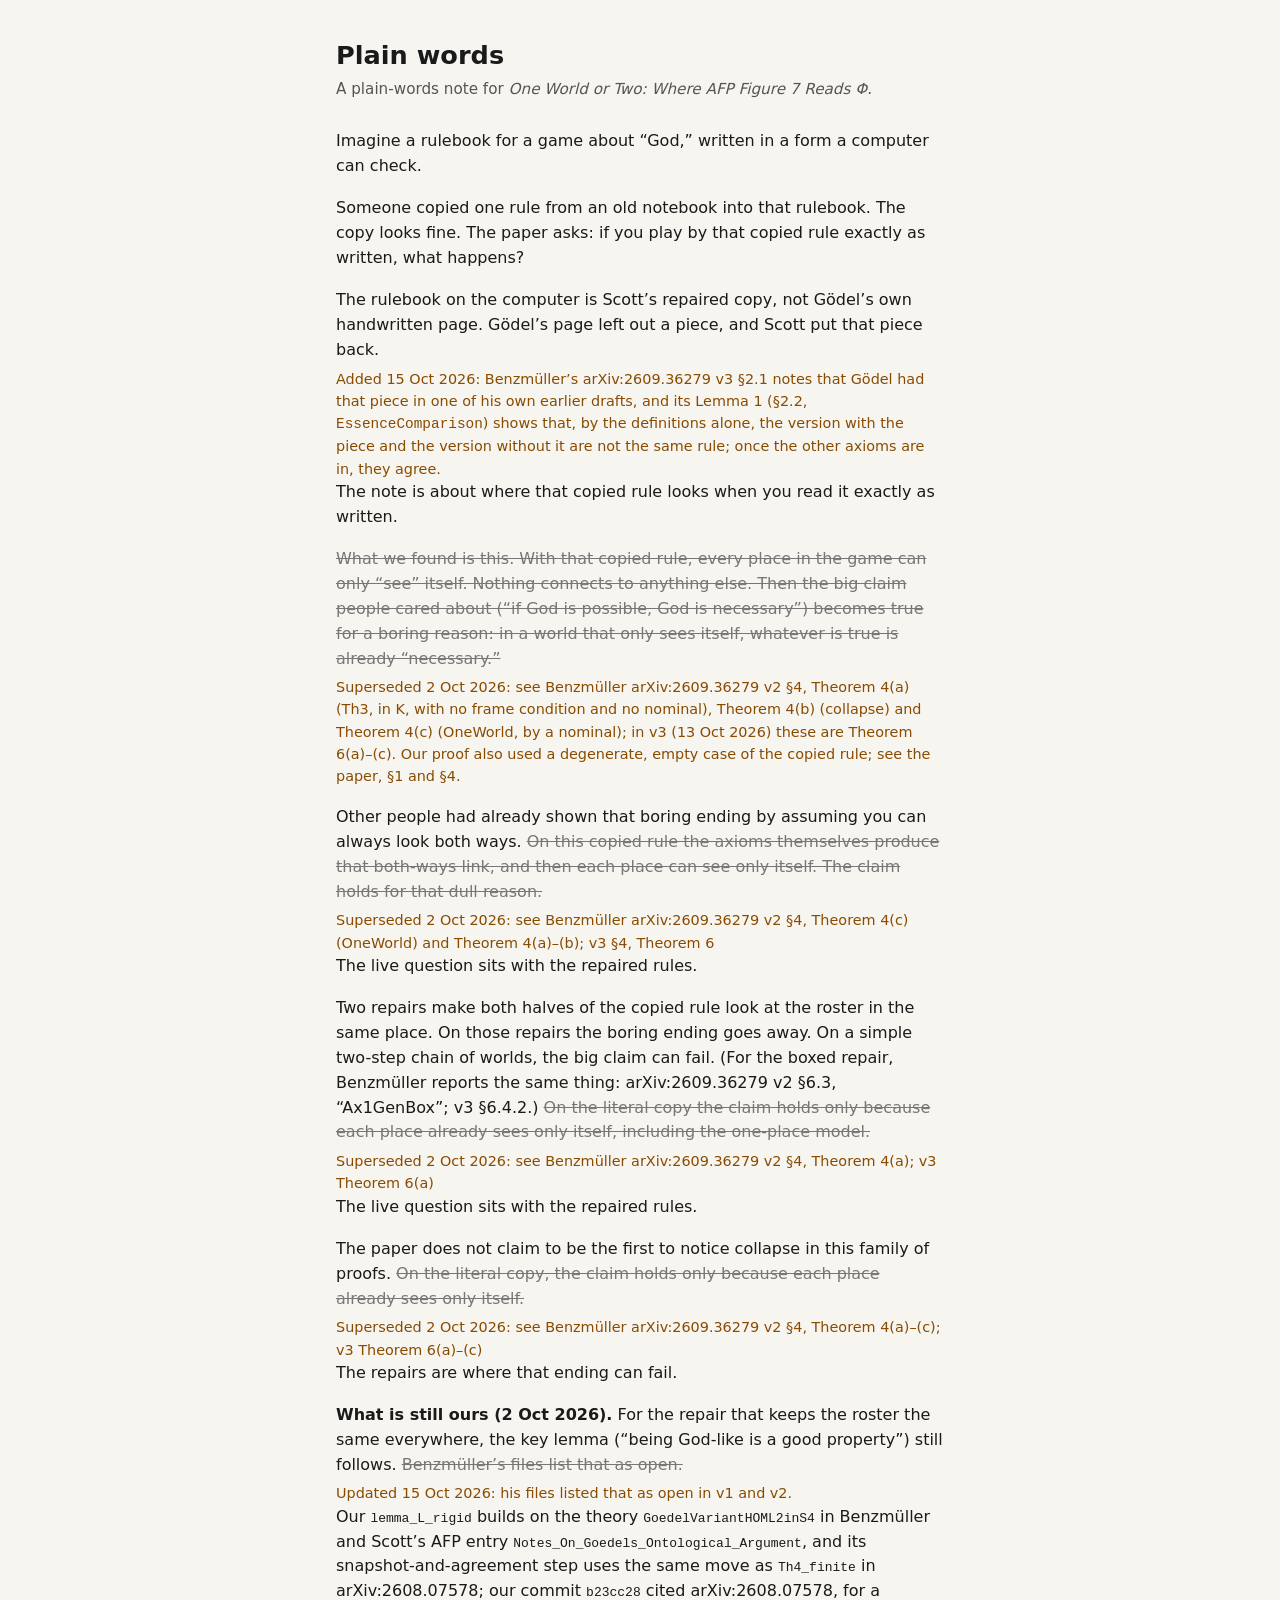
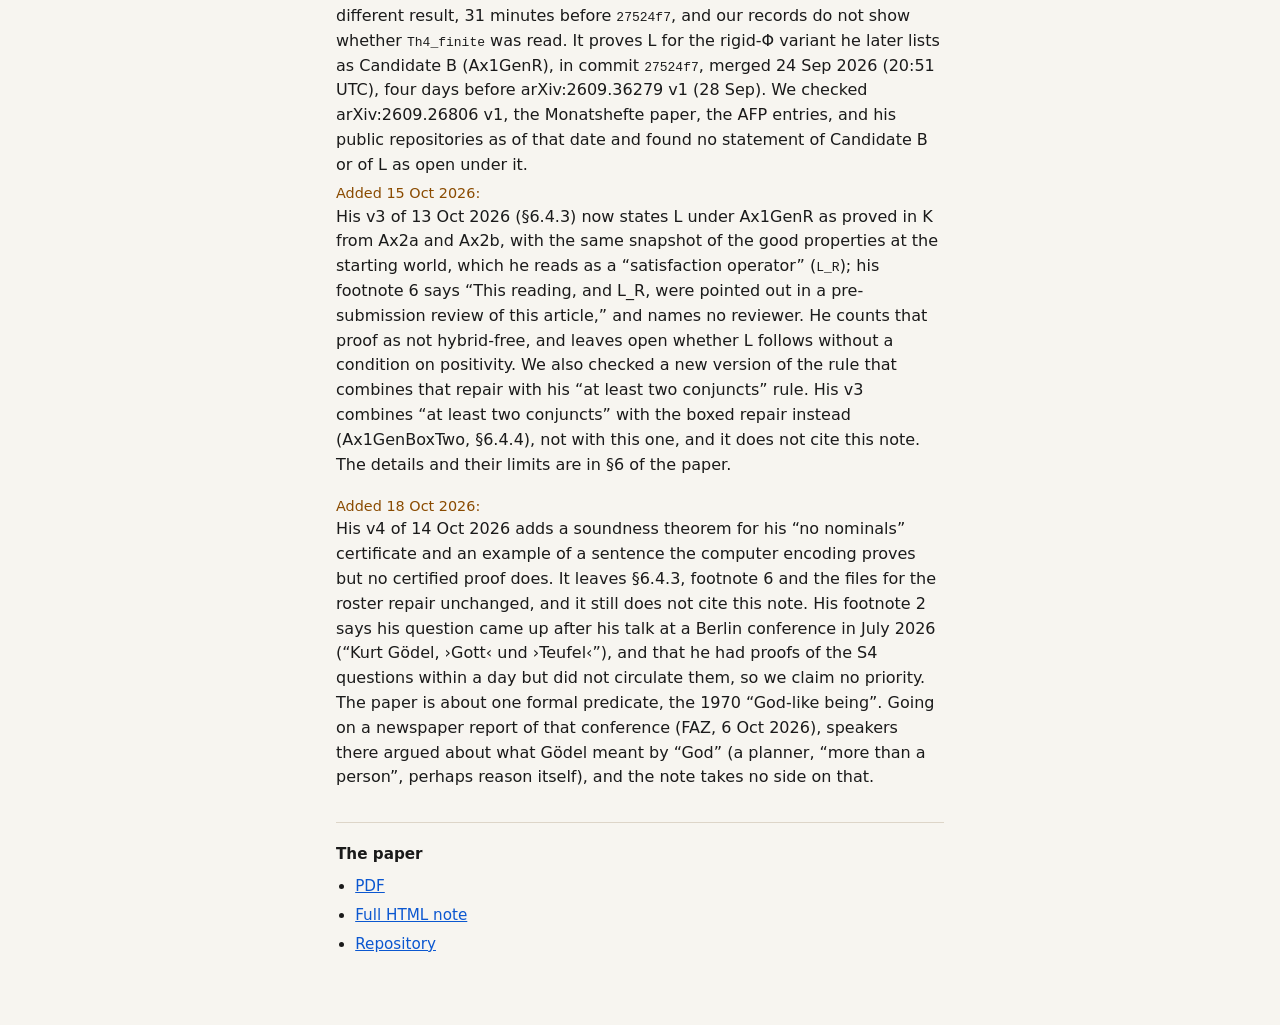
<file: docs/eli5.html>
<!DOCTYPE html>
<html lang="en">
<head>
  <meta charset="utf-8">
  <meta name="viewport" content="width=device-width, initial-scale=1">
  <title>Plain words: where AFP Figure 7 reads Φ</title>
  <style>
    :root { color-scheme: light dark; }
    body {
      margin: 0;
      font-family: system-ui, -apple-system, Segoe UI, Roboto, Helvetica, Arial, sans-serif;
      line-height: 1.55;
      background: #f7f5f0;
      color: #1a1a1a;
    }
    main {
      max-width: 38rem;
      margin: 0 auto;
      padding: 2.5rem 1.25rem 4rem;
    }
    h1 {
      font-size: 1.6rem;
      font-weight: 650;
      line-height: 1.25;
      margin: 0 0 0.35rem;
    }
    .sub {
      color: #555;
      font-size: 0.95rem;
      margin: 0 0 1.75rem;
    }
    p { margin: 0 0 1.1rem; }
    a { color: #0b57d0; }
    .links {
      margin-top: 2rem;
      padding-top: 1.25rem;
      border-top: 1px solid #ddd5c8;
      font-size: 0.95rem;
    }
    .links ul { padding-left: 1.2rem; margin: 0.5rem 0 0; }
    .links li { margin: 0.35rem 0; }
    .sup { display: block; font-size: 0.9rem; color: #8a4b00; margin-top: 0.3rem; }
    del { color: #777; }
    @media (prefers-color-scheme: dark) {
      body { background: #141414; color: #eee; }
      .sub { color: #aaa; }
      a { color: #8ab4f8; }
      .links { border-top-color: #333; }
      .sup { color: #f6b26b; }
    }
  </style>
</head>
<body>
  <main>
    <h1>Plain words</h1>
    <p class="sub">A plain-words note for
      <cite>One World or Two: Where AFP Figure 7 Reads Φ</cite>.
    </p>

    <p>Imagine a rulebook for a game about “God,” written in a form a computer can check.</p>

    <p>Someone copied one rule from an old notebook into that rulebook. The copy looks fine. The paper asks: if you play by that copied rule exactly as written, what happens?</p>

    <p>The rulebook on the computer is Scott’s repaired copy, not Gödel’s own handwritten page. Gödel’s page left out a piece, and Scott put that piece back. <span class="sup">Added 15 Oct 2026: Benzmüller’s arXiv:2609.36279 v3 §2.1 notes that Gödel had that piece in one of his own earlier drafts, and its Lemma 1 (§2.2, <code>EssenceComparison</code>) shows that, by the definitions alone, the version with the piece and the version without it are not the same rule; once the other axioms are in, they agree.</span> The note is about where that copied rule looks when you read it exactly as written.</p>

    <p><del>What we found is this. With that copied rule, every place in the game can only “see” itself. Nothing connects to anything else. Then the big claim people cared about (“if God is possible, God is necessary”) becomes true for a boring reason: in a world that only sees itself, whatever is true is already “necessary.”</del> <span class="sup">Superseded 2 Oct 2026: see Benzmüller arXiv:2609.36279 v2 §4, Theorem 4(a) (Th3, in K, with no frame condition and no nominal), Theorem 4(b) (collapse) and Theorem 4(c) (OneWorld, by a nominal); in v3 (13 Oct 2026) these are Theorem 6(a)–(c). Our proof also used a degenerate, empty case of the copied rule; see the paper, §1 and §4.</span></p>

    <p>Other people had already shown that boring ending by assuming you can always look both ways. <del>On this copied rule the axioms themselves produce that both-ways link, and then each place can see only itself. The claim holds for that dull reason.</del> <span class="sup">Superseded 2 Oct 2026: see Benzmüller arXiv:2609.36279 v2 §4, Theorem 4(c) (OneWorld) and Theorem 4(a)–(b); v3 §4, Theorem 6</span> The live question sits with the repaired rules.</p>

    <p>Two repairs make both halves of the copied rule look at the roster in the same place. On those repairs the boring ending goes away. On a simple two-step chain of worlds, the big claim can fail. (For the boxed repair, Benzmüller reports the same thing: arXiv:2609.36279 v2 §6.3, “Ax1GenBox”; v3 §6.4.2.) <del>On the literal copy the claim holds only because each place already sees only itself, including the one-place model.</del> <span class="sup">Superseded 2 Oct 2026: see Benzmüller arXiv:2609.36279 v2 §4, Theorem 4(a); v3 Theorem 6(a)</span> The live question sits with the repaired rules.</p>

    <p>The paper does not claim to be the first to notice collapse in this family of proofs. <del>On the literal copy, the claim holds only because each place already sees only itself.</del> <span class="sup">Superseded 2 Oct 2026: see Benzmüller arXiv:2609.36279 v2 §4, Theorem 4(a)–(c); v3 Theorem 6(a)–(c)</span> The repairs are where that ending can fail.</p>

    <p><strong>What is still ours (2 Oct 2026).</strong> For the repair that keeps the roster the same everywhere, the key lemma (“being God-like is a good property”) still follows. <del>Benzmüller’s files list that as open.</del> <span class="sup">Updated 15 Oct 2026: his files listed that as open in v1 and v2.</span> Our <code>lemma_L_rigid</code> builds on the theory <code>GoedelVariantHOML2inS4</code> in Benzmüller and Scott’s AFP entry <code>Notes_On_Goedels_Ontological_Argument</code>, and its snapshot-and-agreement step uses the same move as <code>Th4_finite</code> in arXiv:2608.07578; our commit <code>b23cc28</code> cited arXiv:2608.07578, for a different result, 31 minutes before <code>27524f7</code>, and our records do not show whether <code>Th4_finite</code> was read. It proves L for the rigid-Φ variant he later lists as Candidate B (Ax1GenR), in commit <code>27524f7</code>, merged 24 Sep 2026 (20:51 UTC), four days before arXiv:2609.36279 v1 (28 Sep). We checked arXiv:2609.26806 v1, the Monatshefte paper, the AFP entries, and his public repositories as of that date and found no statement of Candidate B or of L as open under it. <span class="sup">Added 15 Oct 2026:</span> His v3 of 13 Oct 2026 (§6.4.3) now states L under Ax1GenR as proved in K from Ax2a and Ax2b, with the same snapshot of the good properties at the starting world, which he reads as a “satisfaction operator” (<code>L_R</code>); his footnote 6 says “This reading, and L_R, were pointed out in a pre-submission review of this article,” and names no reviewer. He counts that proof as not hybrid-free, and leaves open whether L follows without a condition on positivity. We also checked a new version of the rule that combines that repair with his “at least two conjuncts” rule. His v3 combines “at least two conjuncts” with the boxed repair instead (Ax1GenBoxTwo, §6.4.4), not with this one, and it does not cite this note. The details and their limits are in §6 of the paper.</p>
    <p><span class="sup">Added 18 Oct 2026:</span> His v4 of 14 Oct 2026 adds a soundness theorem for his “no nominals” certificate and an example of a sentence the computer encoding proves but no certified proof does. It leaves §6.4.3, footnote 6 and the files for the roster repair unchanged, and it still does not cite this note. His footnote 2 says his question came up after his talk at a Berlin conference in July 2026 (“Kurt Gödel, ›Gott‹ und ›Teufel‹”), and that he had proofs of the S4 questions within a day but did not circulate them, so we claim no priority. The paper is about one formal predicate, the 1970 “God-like being”. Going on a newspaper report of that conference (FAZ, 6 Oct 2026), speakers there argued about what Gödel meant by “God” (a planner, “more than a person”, perhaps reason itself), and the note takes no side on that.</p>

    <div class="links">
      <strong>The paper</strong>
      <ul>
        <li><a href="https://cdn.jsdelivr.net/gh/drewarrowood/godel-ontological@master/docs/main.pdf">PDF</a></li>
        <li><a href="https://htmlpreview.github.io/?https://raw.githubusercontent.com/drewarrowood/godel-ontological/master/docs/index.html">Full HTML note</a></li>
        <li><a href="https://github.com/drewarrowood/godel-ontological">Repository</a></li>
      </ul>
    </div>
  </main>
</body>
</html>
</file>
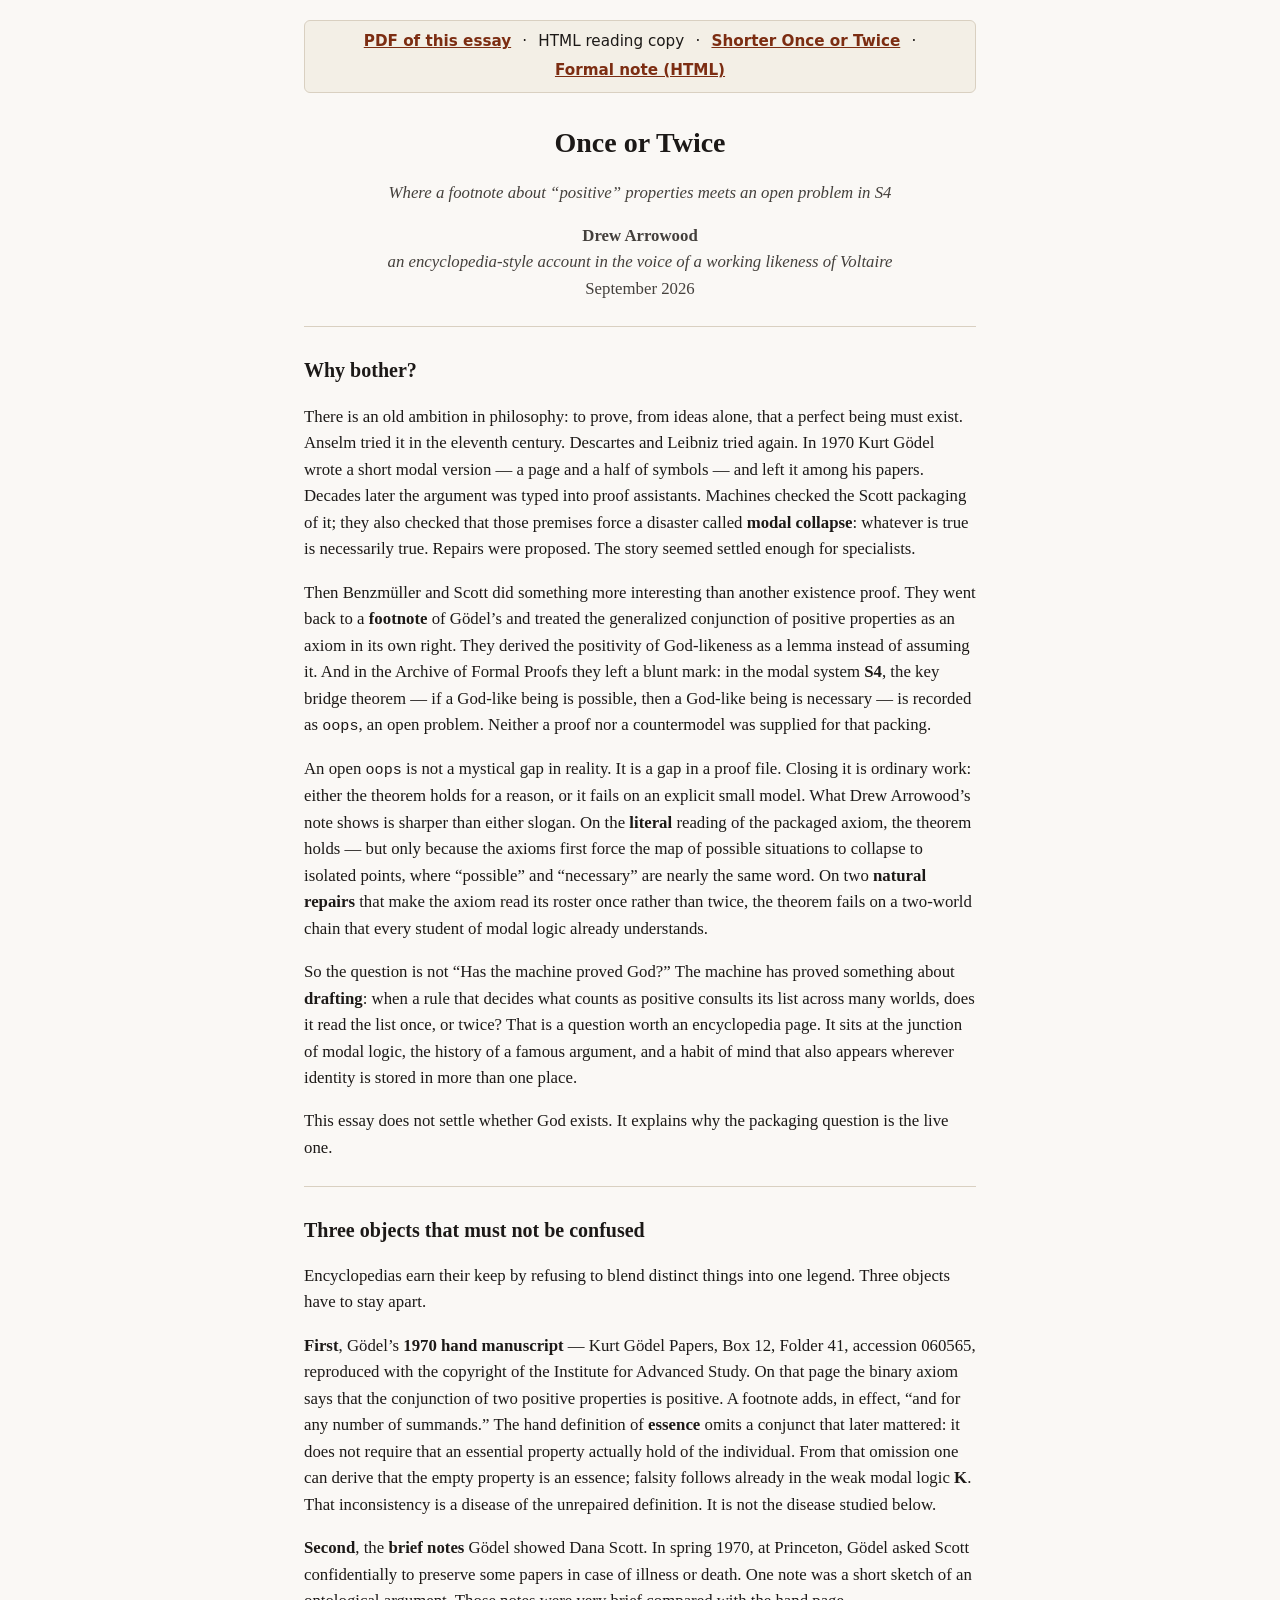
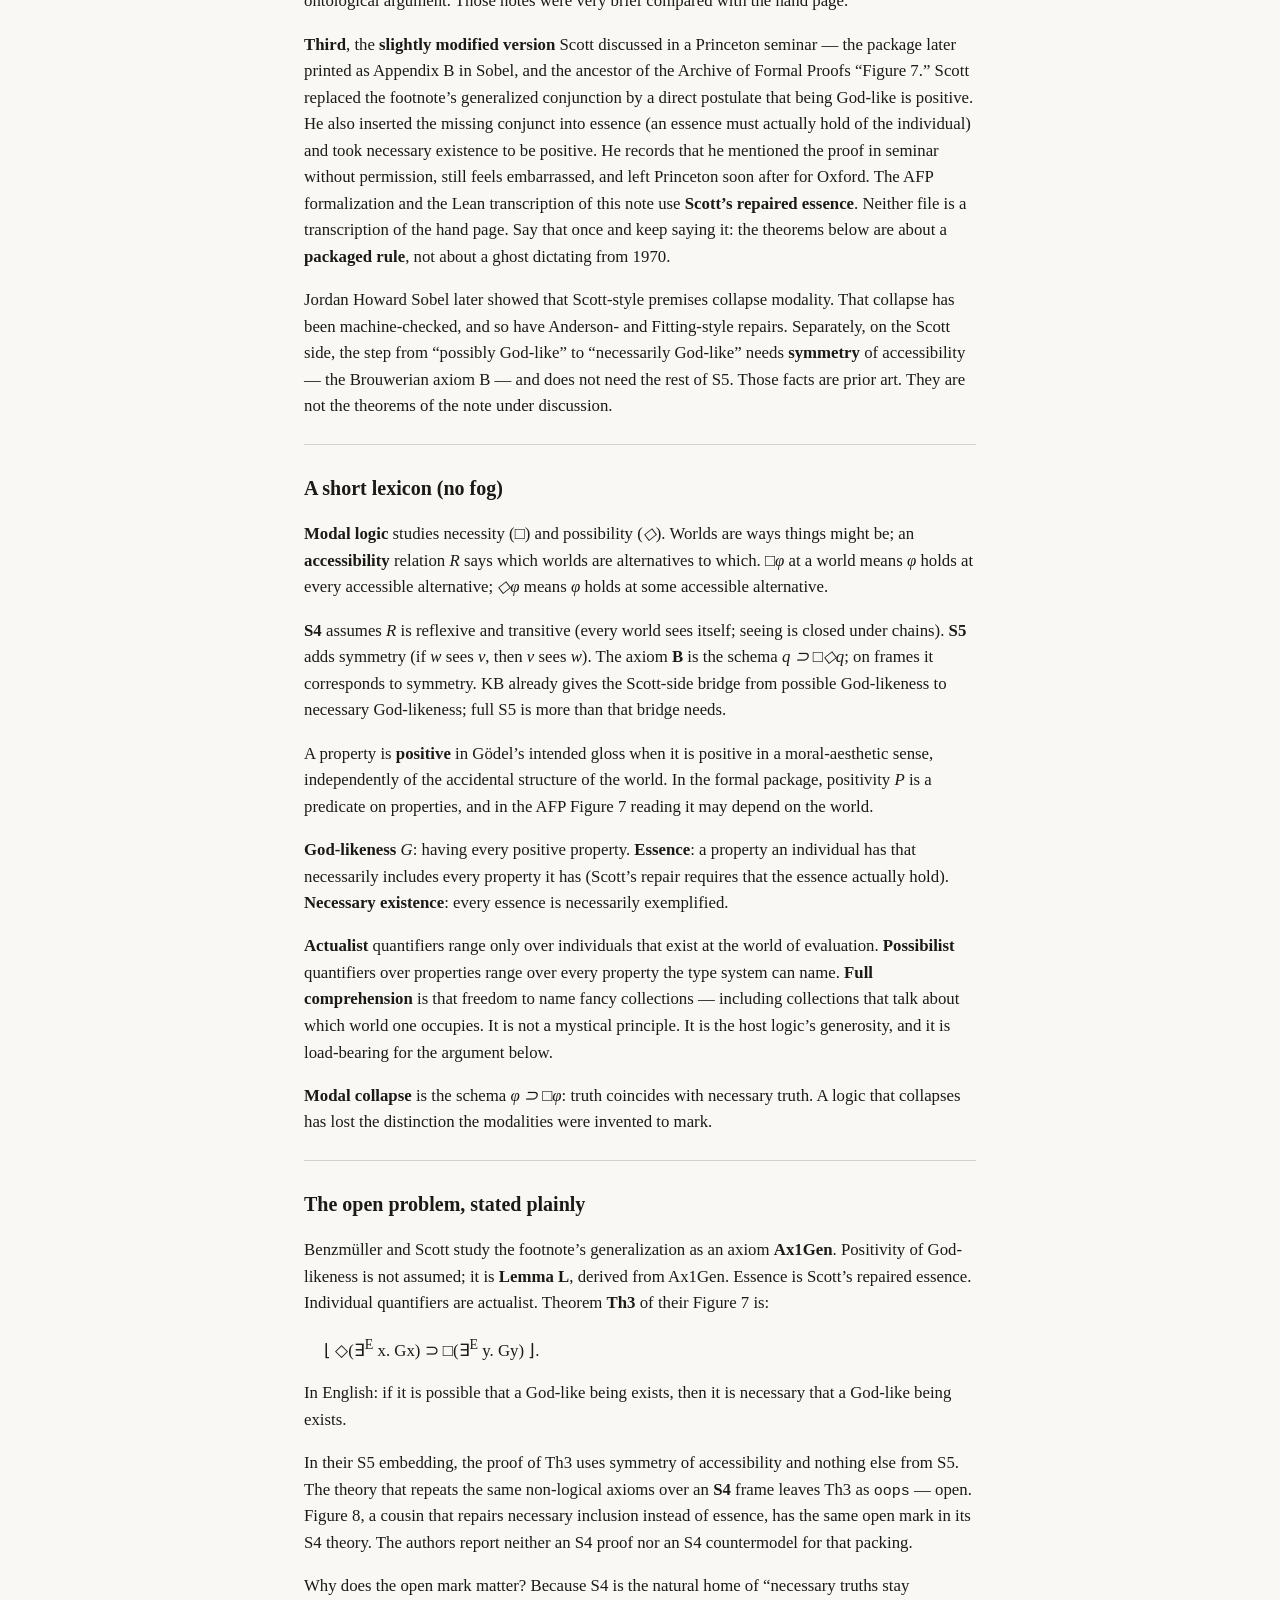
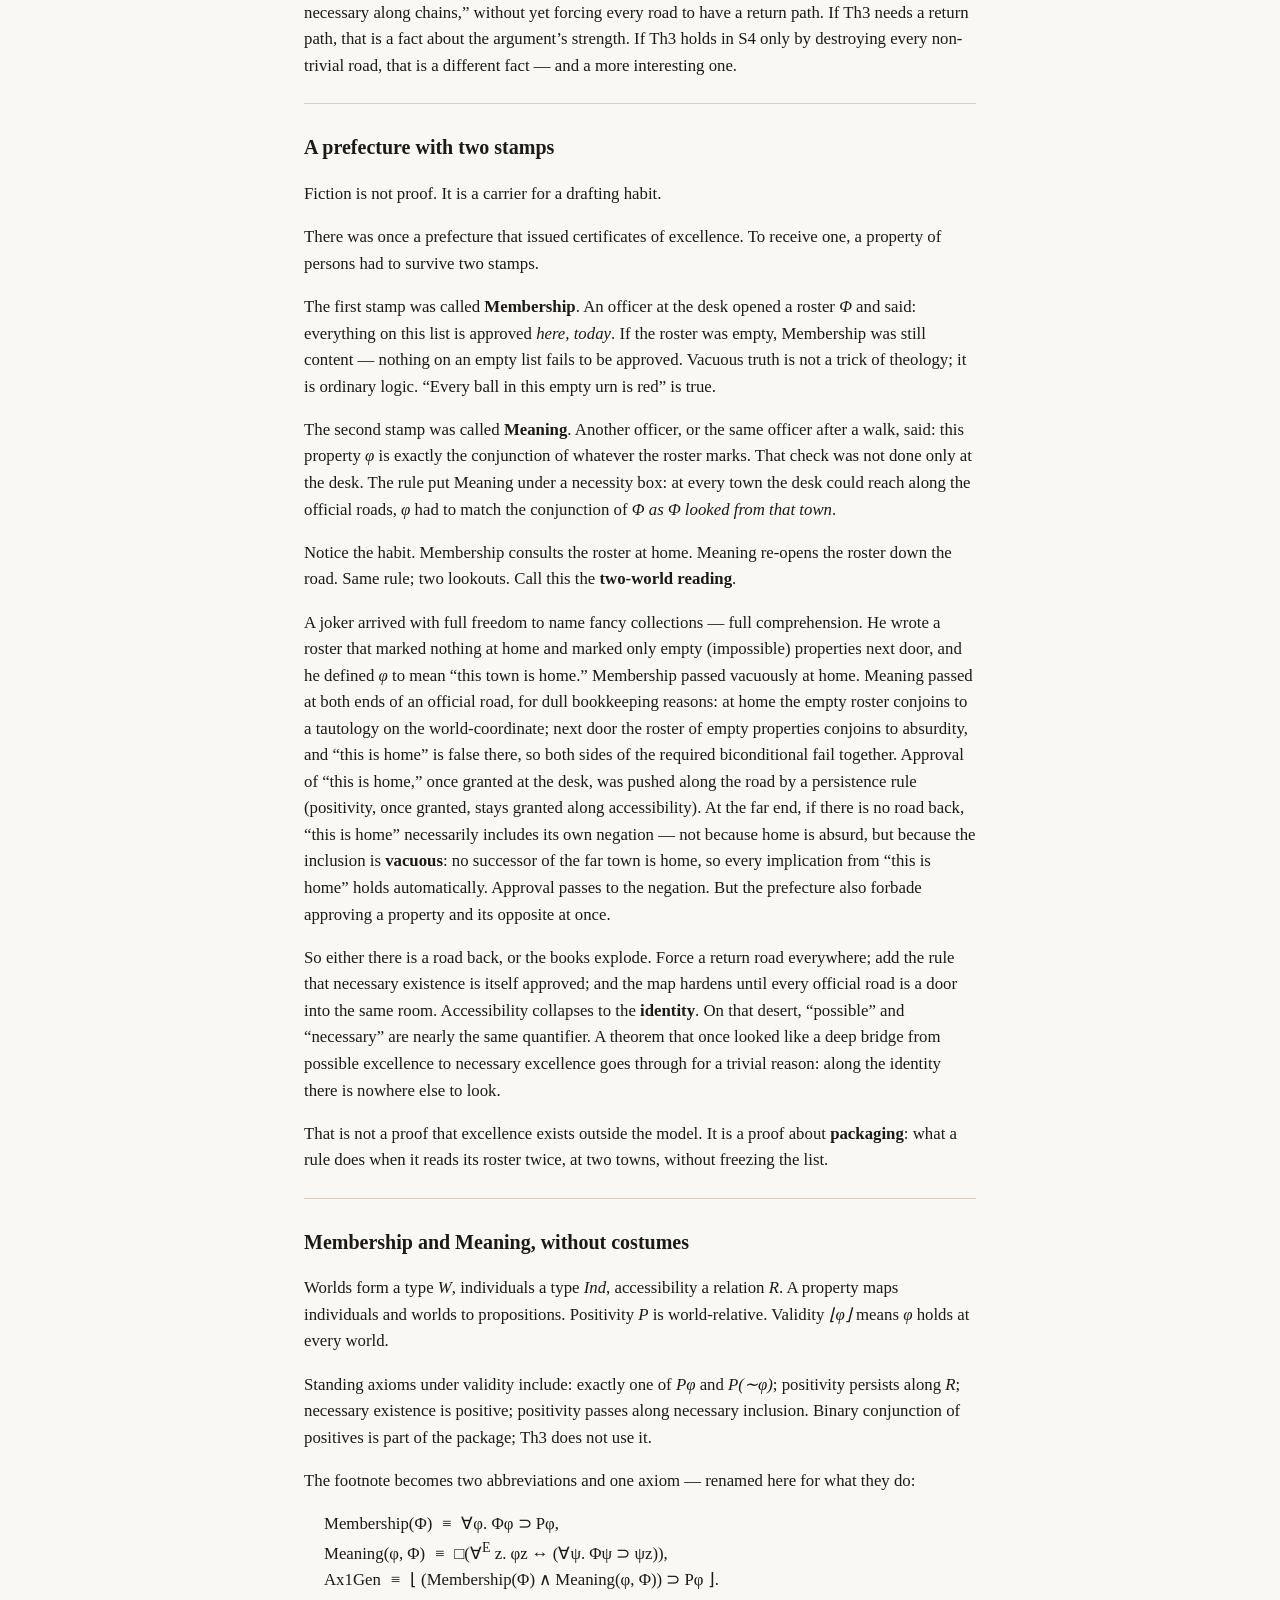
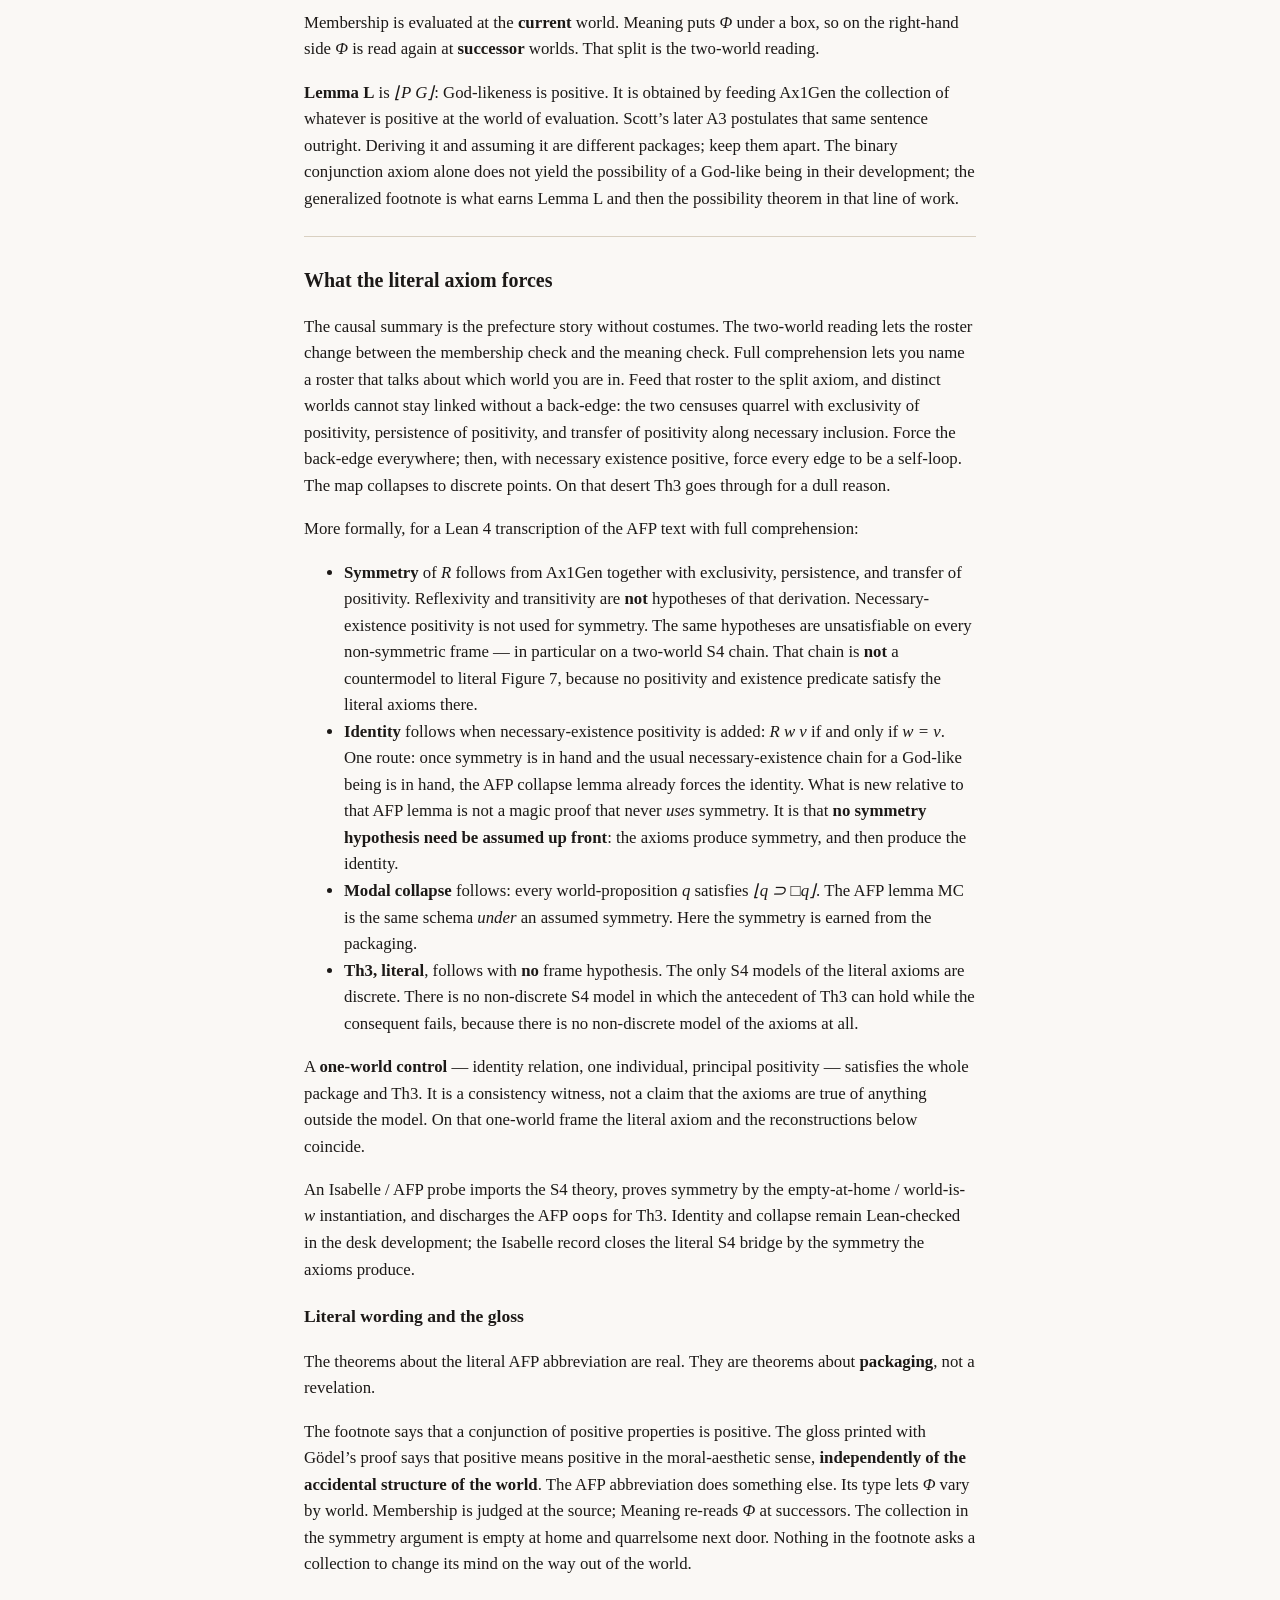
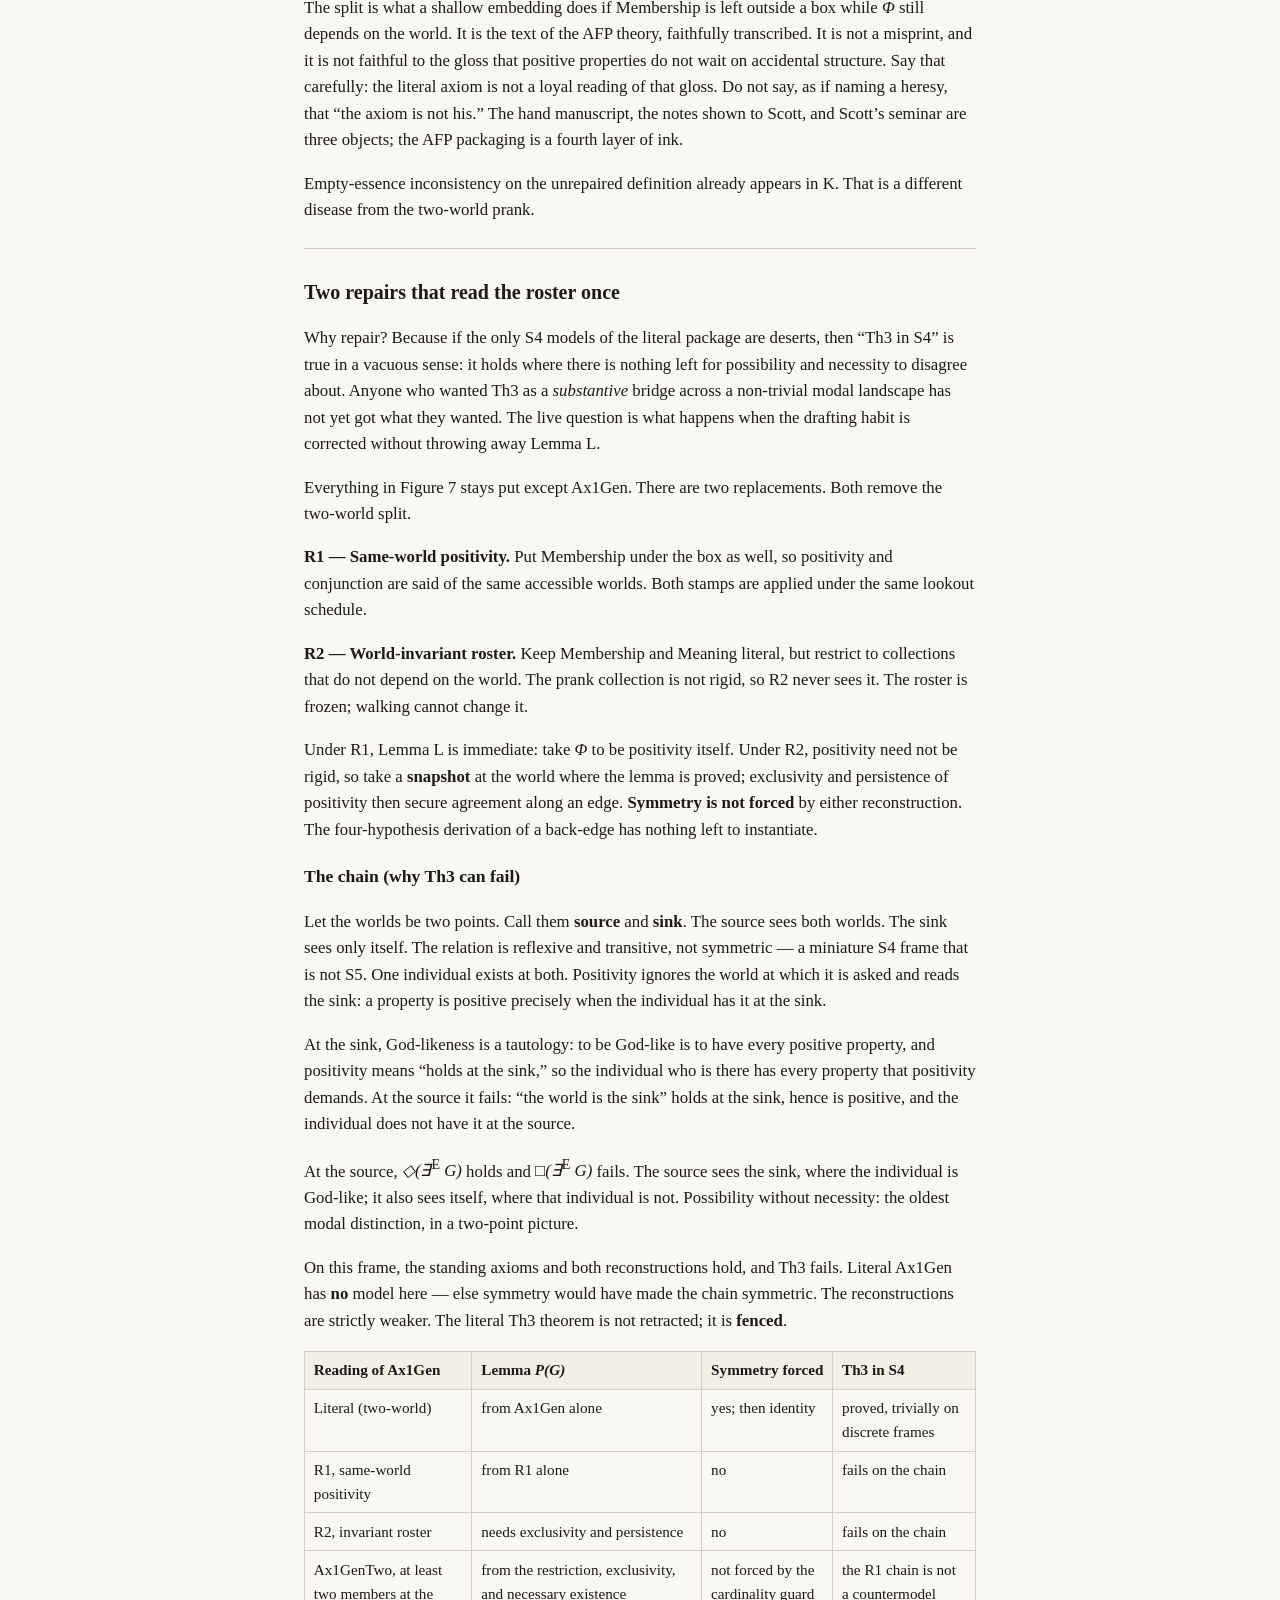
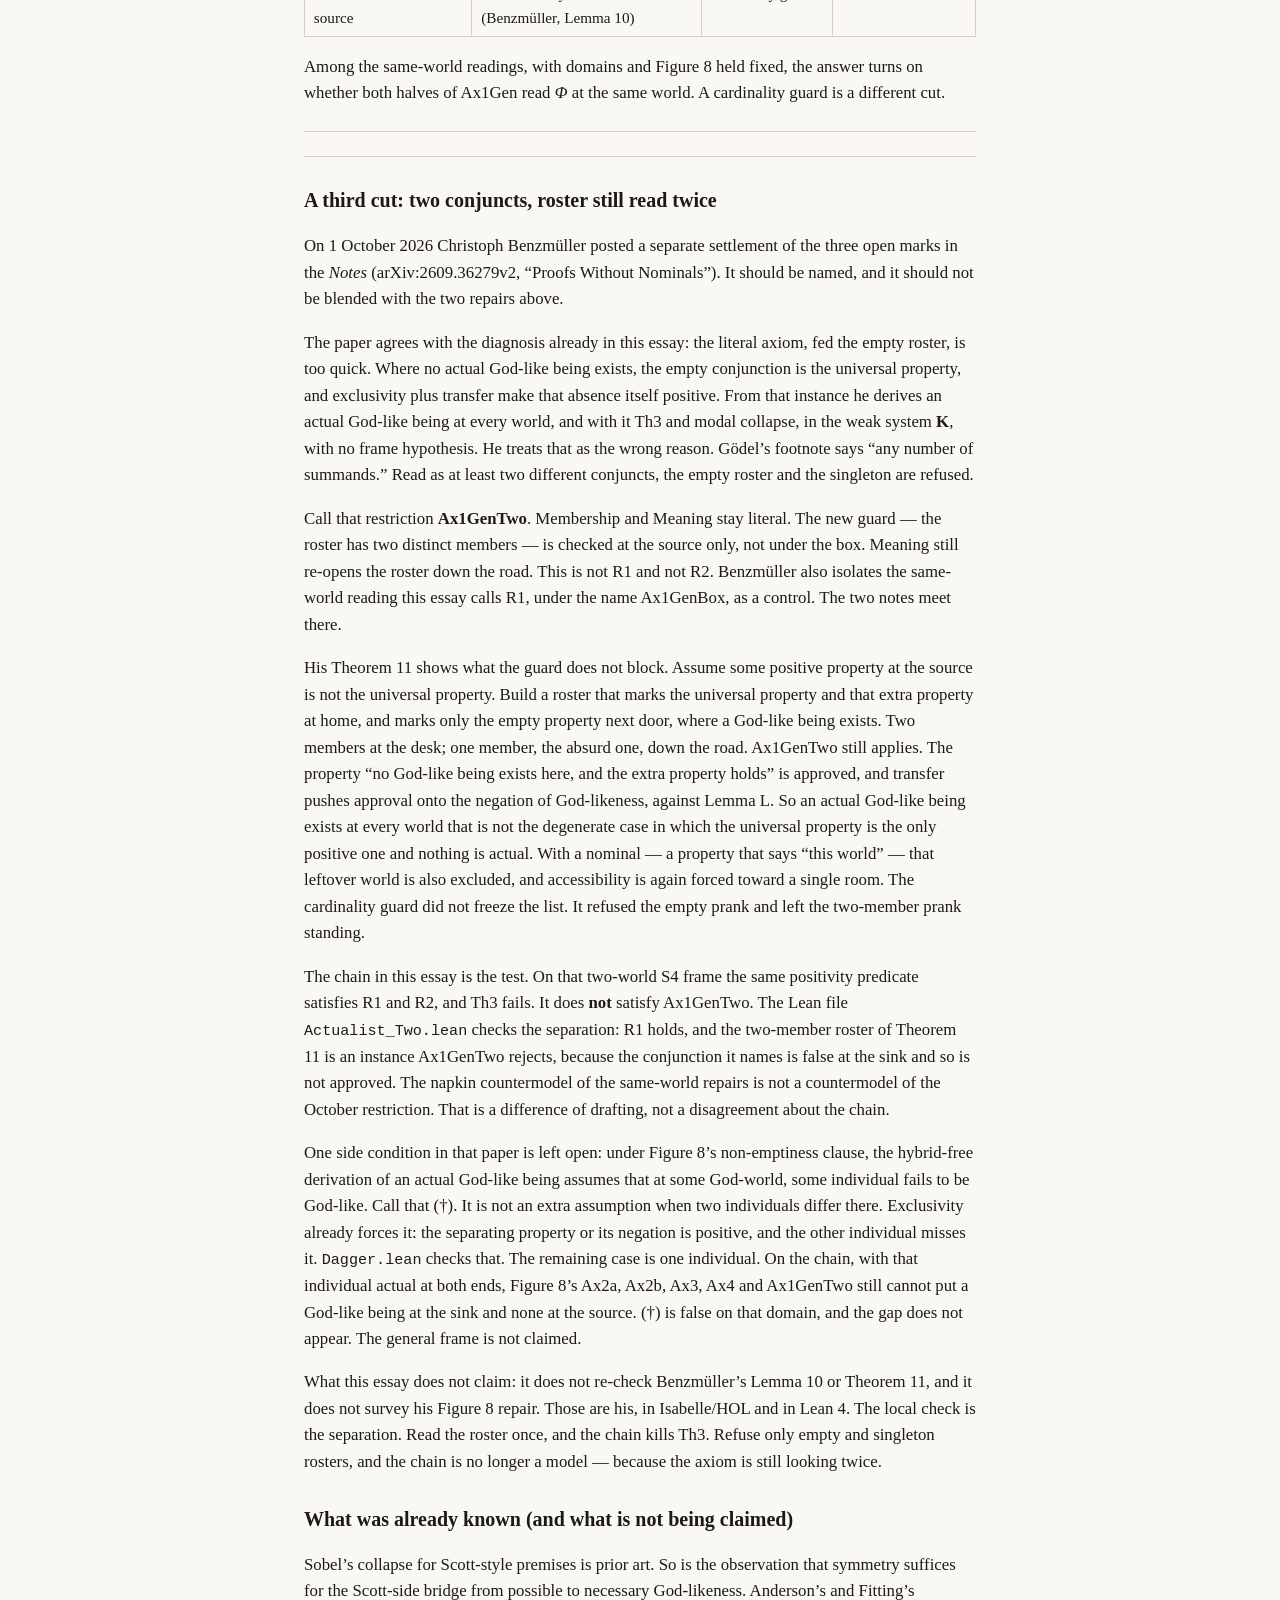
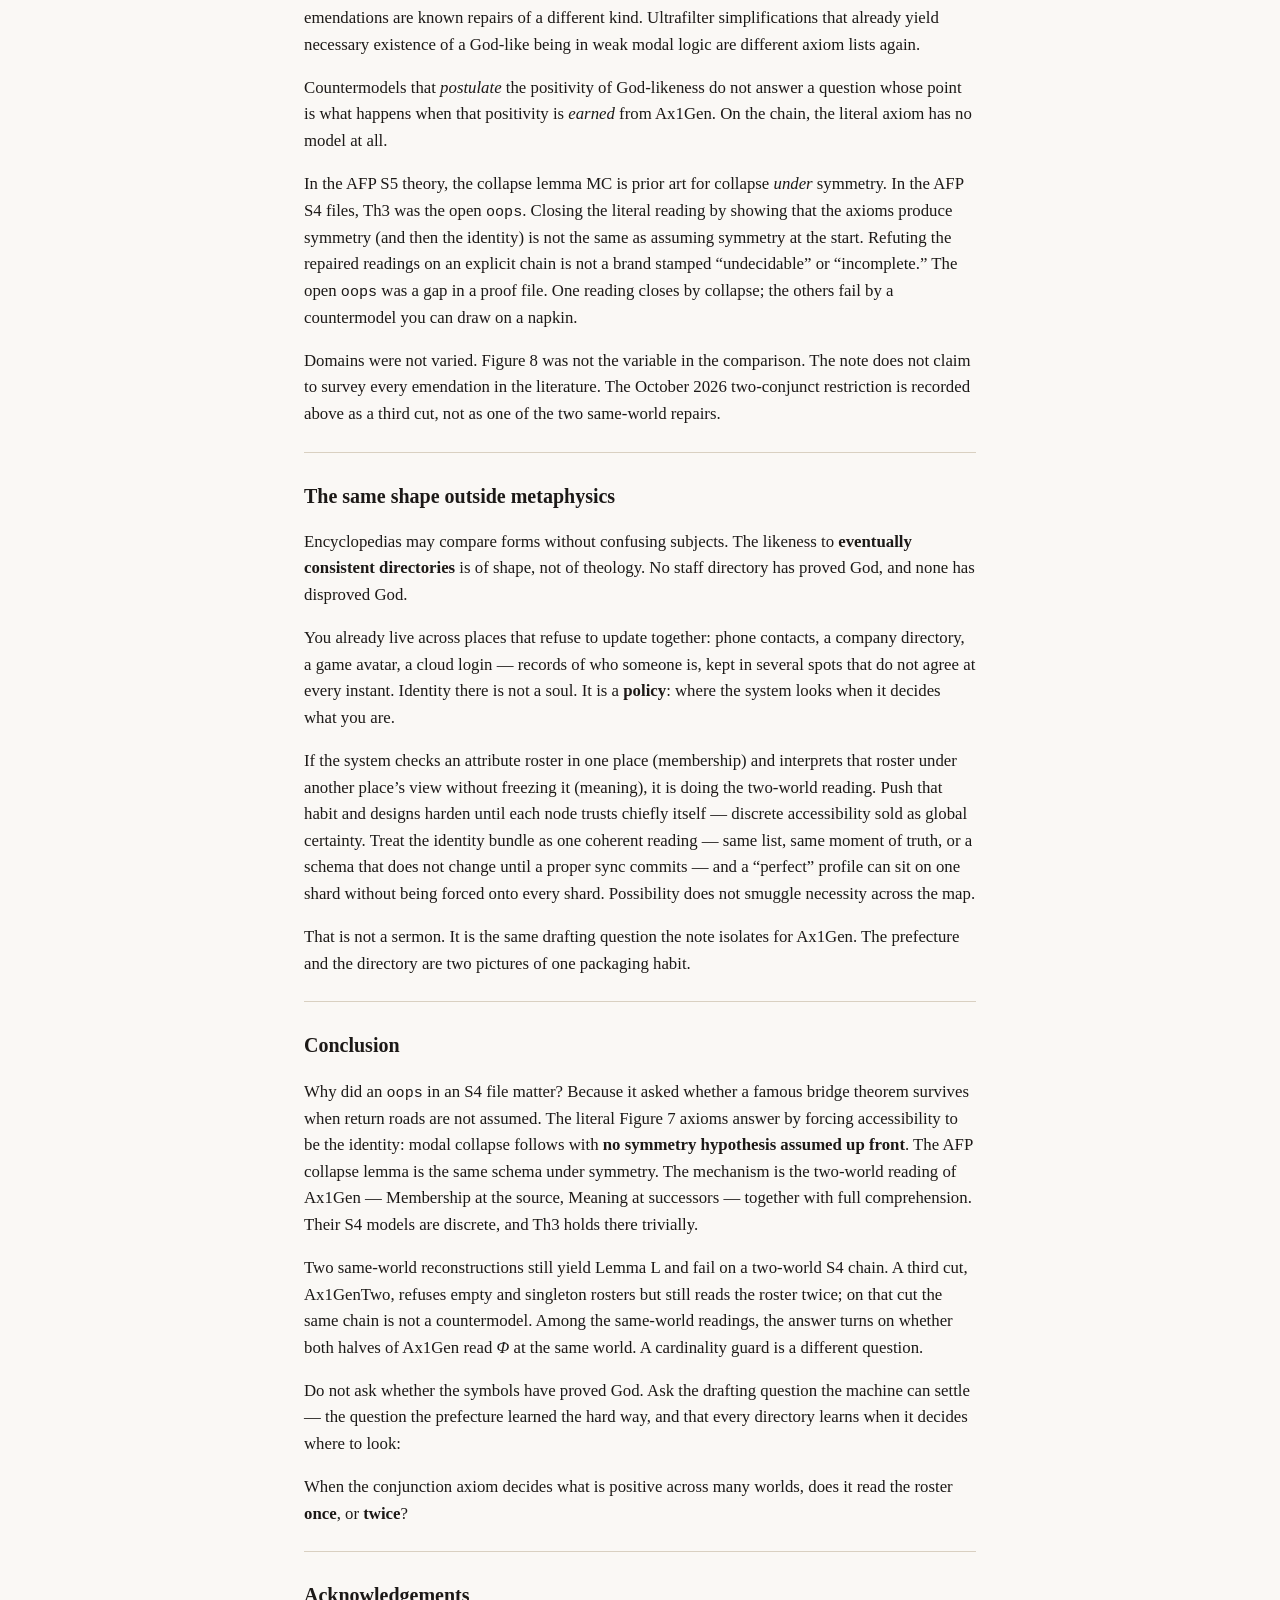
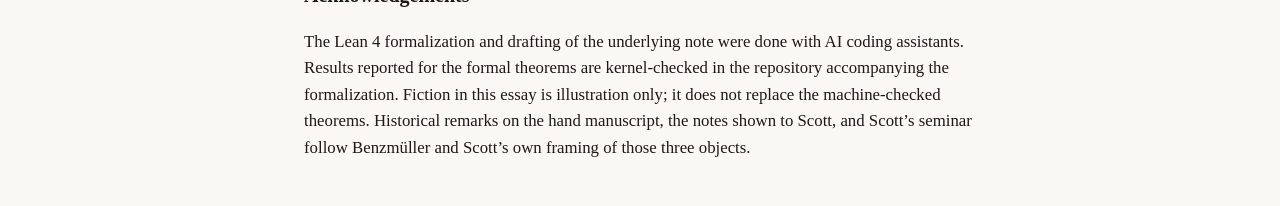
<file: docs/once-or-twice-encyclopedia.html>
<!DOCTYPE html>
<html lang="en-US">
<head>
<title>Once or Twice (encyclopedia)</title>
<meta charset="utf-8" />
<meta name="viewport" content="width=device-width,initial-scale=1" />
<link href="paper.css" rel="stylesheet" />
<style>
body { margin: 1.25rem auto 3rem; max-width: 42rem; padding: 0 1.1rem;
  background: #faf8f5; color: #1c1917;
  font-family: Palatino, "Palatino Linotype", Georgia, serif;
  font-size: 1.05rem; line-height: 1.58; }
.pdf-banner { display:flex; flex-wrap:wrap; justify-content:center; gap:0.45rem 0.7rem;
  margin:0 0 1.75rem; padding:0.65rem 0.9rem; background:#f3efe6;
  border:1px solid #d9d0c1; border-radius:6px;
  font-family: system-ui, sans-serif; font-size:0.95rem; }
h1 { font-size: 1.75rem; text-align: center; margin-top: 0.5rem; }
h2 { font-size: 1.25rem; margin-top: 1.75rem; }
h3 { font-size: 1.1rem; margin-top: 1.25rem; }
table { border-collapse: collapse; width: 100%; margin: 1rem 0; font-size: 0.95rem; }
th, td { border: 1px solid #d9d0c1; padding: 0.4rem 0.55rem; text-align: left; vertical-align: top; }
th { background: #f3efe6; }
code { font-size: 0.9em; }
.math { font-style: italic; }
.math .up { font-style: normal; }
.formula { margin: 1rem 0 1rem 1.25rem; overflow-x: auto;
  font-family: "STIX Two Math", "Latin Modern Math", Cambria, "Times New Roman", serif;
  font-size: 1.05rem; line-height: 1.55; }
.formula .rel { padding: 0 0.35rem; }
hr { border: none; border-top: 1px solid #d9d0c1; margin: 1.5rem 0; }
.byline { text-align: center; color: #44403c; margin-bottom: 1.5rem; }
.subtitle { text-align: center; font-style: italic; color: #44403c; margin: -0.25rem 0 1rem; }
</style>
</head>
<body>
<nav class="pdf-banner" aria-label="Formats">
<a href="once-or-twice-encyclopedia.pdf">PDF of this essay</a>
<span>·</span>
<span>HTML reading copy</span>
<span>·</span>
<a href="once-or-twice.html">Shorter Once or Twice</a>
<span>·</span>
<a href="index.html">Formal note (HTML)</a>
</nav>
<h1>Once or Twice</h1>
<p class="subtitle">Where a footnote about “positive” properties meets an open problem in S4</p>
<p class="byline"><strong>Drew Arrowood</strong><br />
<em>an encyclopedia-style account in the voice of a working likeness of Voltaire</em><br />
September 2026</p>
<hr />
<h2>Why bother?</h2>
<p>There is an old ambition in philosophy: to prove, from ideas alone, that a perfect being must exist. Anselm tried it in the eleventh century. Descartes and Leibniz tried again. In 1970 Kurt Gödel wrote a short modal version — a page and a half of symbols — and left it among his papers. Decades later the argument was typed into proof assistants. Machines checked the Scott packaging of it; they also checked that those premises force a disaster called <strong>modal collapse</strong>: whatever is true is necessarily true. Repairs were proposed. The story seemed settled enough for specialists.</p>
<p>Then Benzmüller and Scott did something more interesting than another existence proof. They went back to a <strong>footnote</strong> of Gödel’s and treated the generalized conjunction of positive properties as an axiom in its own right. They derived the positivity of God-likeness as a lemma instead of assuming it. And in the Archive of Formal Proofs they left a blunt mark: in the modal system <strong>S4</strong>, the key bridge theorem — if a God-like being is possible, then a God-like being is necessary — is recorded as <code>oops</code>, an open problem. Neither a proof nor a countermodel was supplied for that packing.</p>
<p>An open <code>oops</code> is not a mystical gap in reality. It is a gap in a proof file. Closing it is ordinary work: either the theorem holds for a reason, or it fails on an explicit small model. What Drew Arrowood’s note shows is sharper than either slogan. On the <strong>literal</strong> reading of the packaged axiom, the theorem holds — but only because the axioms first force the map of possible situations to collapse to isolated points, where “possible” and “necessary” are nearly the same word. On two <strong>natural repairs</strong> that make the axiom read its roster once rather than twice, the theorem fails on a two-world chain that every student of modal logic already understands.</p>
<p>So the question is not “Has the machine proved God?” The machine has proved something about <strong>drafting</strong>: when a rule that decides what counts as positive consults its list across many worlds, does it read the list once, or twice? That is a question worth an encyclopedia page. It sits at the junction of modal logic, the history of a famous argument, and a habit of mind that also appears wherever identity is stored in more than one place.</p>
<p>This essay does not settle whether God exists. It explains why the packaging question is the live one.</p>
<hr />
<h2>Three objects that must not be confused</h2>
<p>Encyclopedias earn their keep by refusing to blend distinct things into one legend. Three objects have to stay apart.</p>
<p><strong>First</strong>, Gödel’s <strong>1970 hand manuscript</strong> — Kurt Gödel Papers, Box 12, Folder 41, accession 060565, reproduced with the copyright of the Institute for Advanced Study. On that page the binary axiom says that the conjunction of two positive properties is positive. A footnote adds, in effect, “and for any number of summands.” The hand definition of <strong>essence</strong> omits a conjunct that later mattered: it does not require that an essential property actually hold of the individual. From that omission one can derive that the empty property is an essence; falsity follows already in the weak modal logic <strong>K</strong>. That inconsistency is a disease of the unrepaired definition. It is not the disease studied below.</p>
<p><strong>Second</strong>, the <strong>brief notes</strong> Gödel showed Dana Scott. In spring 1970, at Princeton, Gödel asked Scott confidentially to preserve some papers in case of illness or death. One note was a short sketch of an ontological argument. Those notes were very brief compared with the hand page.</p>
<p><strong>Third</strong>, the <strong>slightly modified version</strong> Scott discussed in a Princeton seminar — the package later printed as Appendix B in Sobel, and the ancestor of the Archive of Formal Proofs “Figure 7.” Scott replaced the footnote’s generalized conjunction by a direct postulate that being God-like is positive. He also inserted the missing conjunct into essence (an essence must actually hold of the individual) and took necessary existence to be positive. He records that he mentioned the proof in seminar without permission, still feels embarrassed, and left Princeton soon after for Oxford. The AFP formalization and the Lean transcription of this note use <strong>Scott’s repaired essence</strong>. Neither file is a transcription of the hand page. Say that once and keep saying it: the theorems below are about a <strong>packaged rule</strong>, not about a ghost dictating from 1970.</p>
<p>Jordan Howard Sobel later showed that Scott-style premises collapse modality. That collapse has been machine-checked, and so have Anderson- and Fitting-style repairs. Separately, on the Scott side, the step from “possibly God-like” to “necessarily God-like” needs <strong>symmetry</strong> of accessibility — the Brouwerian axiom B — and does not need the rest of S5. Those facts are prior art. They are not the theorems of the note under discussion.</p>
<hr />
<h2>A short lexicon (no fog)</h2>
<p><strong>Modal logic</strong> studies necessity (<span class="math">□</span>) and possibility (<span class="math">◇</span>). Worlds are ways things might be; an <strong>accessibility</strong> relation <span class="math">R</span> says which worlds are alternatives to which. <span class="math">□φ</span> at a world means <span class="math">φ</span> holds at every accessible alternative; <span class="math">◇φ</span> means <span class="math">φ</span> holds at some accessible alternative.</p>
<p><strong>S4</strong> assumes <span class="math">R</span> is reflexive and transitive (every world sees itself; seeing is closed under chains). <strong>S5</strong> adds symmetry (if <span class="math">w</span> sees <span class="math">v</span>, then <span class="math">v</span> sees <span class="math">w</span>). The axiom <strong>B</strong> is the schema <span class="math">q ⊃ □◇q</span>; on frames it corresponds to symmetry. KB already gives the Scott-side bridge from possible God-likeness to necessary God-likeness; full S5 is more than that bridge needs.</p>
<p>A property is <strong>positive</strong> in Gödel’s intended gloss when it is positive in a moral-aesthetic sense, independently of the accidental structure of the world. In the formal package, positivity <span class="math">P</span> is a predicate on properties, and in the AFP Figure 7 reading it may depend on the world.</p>
<p><strong>God-likeness</strong> <span class="math">G</span>: having every positive property. <strong>Essence</strong>: a property an individual has that necessarily includes every property it has (Scott’s repair requires that the essence actually hold). <strong>Necessary existence</strong>: every essence is necessarily exemplified.</p>
<p><strong>Actualist</strong> quantifiers range only over individuals that exist at the world of evaluation. <strong>Possibilist</strong> quantifiers over properties range over every property the type system can name. <strong>Full comprehension</strong> is that freedom to name fancy collections — including collections that talk about which world one occupies. It is not a mystical principle. It is the host logic’s generosity, and it is load-bearing for the argument below.</p>
<p><strong>Modal collapse</strong> is the schema <span class="math">φ ⊃ □φ</span>: truth coincides with necessary truth. A logic that collapses has lost the distinction the modalities were invented to mark.</p>
<hr />
<h2>The open problem, stated plainly</h2>
<p>Benzmüller and Scott study the footnote’s generalization as an axiom <strong>Ax1Gen</strong>. Positivity of God-likeness is not assumed; it is <strong>Lemma L</strong>, derived from Ax1Gen. Essence is Scott’s repaired essence. Individual quantifiers are actualist. Theorem <strong>Th3</strong> of their Figure 7 is:</p>
<div class="formula">⌊ ◇(∃<sup>E</sup> x. Gx) ⊃ □(∃<sup>E</sup> y. Gy) ⌋.</div>
<p>In English: if it is possible that a God-like being exists, then it is necessary that a God-like being exists.</p>
<p>In their S5 embedding, the proof of Th3 uses symmetry of accessibility and nothing else from S5. The theory that repeats the same non-logical axioms over an <strong>S4</strong> frame leaves Th3 as <code>oops</code> — open. Figure 8, a cousin that repairs necessary inclusion instead of essence, has the same open mark in its S4 theory. The authors report neither an S4 proof nor an S4 countermodel for that packing.</p>
<p>Why does the open mark matter? Because S4 is the natural home of “necessary truths stay necessary along chains,” without yet forcing every road to have a return path. If Th3 needs a return path, that is a fact about the argument’s strength. If Th3 holds in S4 only by destroying every non-trivial road, that is a different fact — and a more interesting one.</p>
<hr />
<h2>A prefecture with two stamps</h2>
<p>Fiction is not proof. It is a carrier for a drafting habit.</p>
<p>There was once a prefecture that issued certificates of excellence. To receive one, a property of persons had to survive two stamps.</p>
<p>The first stamp was called <strong>Membership</strong>. An officer at the desk opened a roster <span class="math">Φ</span> and said: everything on this list is approved <em>here, today</em>. If the roster was empty, Membership was still content — nothing on an empty list fails to be approved. Vacuous truth is not a trick of theology; it is ordinary logic. “Every ball in this empty urn is red” is true.</p>
<p>The second stamp was called <strong>Meaning</strong>. Another officer, or the same officer after a walk, said: this property <span class="math">φ</span> is exactly the conjunction of whatever the roster marks. That check was not done only at the desk. The rule put Meaning under a necessity box: at every town the desk could reach along the official roads, <span class="math">φ</span> had to match the conjunction of <span class="math">Φ</span> <em>as <span class="math">Φ</span> looked from that town</em>.</p>
<p>Notice the habit. Membership consults the roster at home. Meaning re-opens the roster down the road. Same rule; two lookouts. Call this the <strong>two-world reading</strong>.</p>
<p>A joker arrived with full freedom to name fancy collections — full comprehension. He wrote a roster that marked nothing at home and marked only empty (impossible) properties next door, and he defined <span class="math">φ</span> to mean “this town is home.” Membership passed vacuously at home. Meaning passed at both ends of an official road, for dull bookkeeping reasons: at home the empty roster conjoins to a tautology on the world-coordinate; next door the roster of empty properties conjoins to absurdity, and “this is home” is false there, so both sides of the required biconditional fail together. Approval of “this is home,” once granted at the desk, was pushed along the road by a persistence rule (positivity, once granted, stays granted along accessibility). At the far end, if there is no road back, “this is home” necessarily includes its own negation — not because home is absurd, but because the inclusion is <strong>vacuous</strong>: no successor of the far town is home, so every implication from “this is home” holds automatically. Approval passes to the negation. But the prefecture also forbade approving a property and its opposite at once.</p>
<p>So either there is a road back, or the books explode. Force a return road everywhere; add the rule that necessary existence is itself approved; and the map hardens until every official road is a door into the same room. Accessibility collapses to the <strong>identity</strong>. On that desert, “possible” and “necessary” are nearly the same quantifier. A theorem that once looked like a deep bridge from possible excellence to necessary excellence goes through for a trivial reason: along the identity there is nowhere else to look.</p>
<p>That is not a proof that excellence exists outside the model. It is a proof about <strong>packaging</strong>: what a rule does when it reads its roster twice, at two towns, without freezing the list.</p>
<hr />
<h2>Membership and Meaning, without costumes</h2>
<p>Worlds form a type <span class="math">W</span>, individuals a type <span class="math">Ind</span>, accessibility a relation <span class="math">R</span>. A property maps individuals and worlds to propositions. Positivity <span class="math">P</span> is world-relative. Validity <span class="math">⌊φ⌋</span> means <span class="math">φ</span> holds at every world.</p>
<p>Standing axioms under validity include: exactly one of <span class="math">Pφ</span> and <span class="math">P(∼φ)</span>; positivity persists along <span class="math">R</span>; necessary existence is positive; positivity passes along necessary inclusion. Binary conjunction of positives is part of the package; Th3 does not use it.</p>
<p>The footnote becomes two abbreviations and one axiom — renamed here for what they do:</p>
<div class="formula">
Membership(Φ) <span class="rel">≡</span> ∀φ. Φφ ⊃ Pφ,<br />
Meaning(φ, Φ) <span class="rel">≡</span> □(∀<sup>E</sup> z. φz ↔ (∀ψ. Φψ ⊃ ψz)),<br />
Ax1Gen <span class="rel">≡</span> ⌊ (Membership(Φ) ∧ Meaning(φ, Φ)) ⊃ Pφ ⌋.
</div>
<p>Membership is evaluated at the <strong>current</strong> world. Meaning puts <span class="math">Φ</span> under a box, so on the right-hand side <span class="math">Φ</span> is read again at <strong>successor</strong> worlds. That split is the two-world reading.</p>
<p><strong>Lemma L</strong> is <span class="math">⌊P G⌋</span>: God-likeness is positive. It is obtained by feeding Ax1Gen the collection of whatever is positive at the world of evaluation. Scott’s later A3 postulates that same sentence outright. Deriving it and assuming it are different packages; keep them apart. The binary conjunction axiom alone does not yield the possibility of a God-like being in their development; the generalized footnote is what earns Lemma L and then the possibility theorem in that line of work.</p>
<hr />
<h2>What the literal axiom forces</h2>
<p>The causal summary is the prefecture story without costumes. The two-world reading lets the roster change between the membership check and the meaning check. Full comprehension lets you name a roster that talks about which world you are in. Feed that roster to the split axiom, and distinct worlds cannot stay linked without a back-edge: the two censuses quarrel with exclusivity of positivity, persistence of positivity, and transfer of positivity along necessary inclusion. Force the back-edge everywhere; then, with necessary existence positive, force every edge to be a self-loop. The map collapses to discrete points. On that desert Th3 goes through for a dull reason.</p>
<p>More formally, for a Lean 4 transcription of the AFP text with full comprehension:</p>
<ul>
<li><strong>Symmetry</strong> of <span class="math">R</span> follows from Ax1Gen together with exclusivity, persistence, and transfer of positivity. Reflexivity and transitivity are <strong>not</strong> hypotheses of that derivation. Necessary-existence positivity is not used for symmetry. The same hypotheses are unsatisfiable on every non-symmetric frame — in particular on a two-world S4 chain. That chain is <strong>not</strong> a countermodel to literal Figure 7, because no positivity and existence predicate satisfy the literal axioms there.</li>
<li><strong>Identity</strong> follows when necessary-existence positivity is added: <span class="math">R w v</span> if and only if <span class="math">w = v</span>. One route: once symmetry is in hand and the usual necessary-existence chain for a God-like being is in hand, the AFP collapse lemma already forces the identity. What is new relative to that AFP lemma is not a magic proof that never <em>uses</em> symmetry. It is that <strong>no symmetry hypothesis need be assumed up front</strong>: the axioms produce symmetry, and then produce the identity.</li>
<li><strong>Modal collapse</strong> follows: every world-proposition <span class="math">q</span> satisfies <span class="math">⌊q ⊃ □q⌋</span>. The AFP lemma MC is the same schema <em>under</em> an assumed symmetry. Here the symmetry is earned from the packaging.</li>
<li><strong>Th3, literal</strong>, follows with <strong>no</strong> frame hypothesis. The only S4 models of the literal axioms are discrete. There is no non-discrete S4 model in which the antecedent of Th3 can hold while the consequent fails, because there is no non-discrete model of the axioms at all.</li>
</ul>
<p>A <strong>one-world control</strong> — identity relation, one individual, principal positivity — satisfies the whole package and Th3. It is a consistency witness, not a claim that the axioms are true of anything outside the model. On that one-world frame the literal axiom and the reconstructions below coincide.</p>
<p>An Isabelle / AFP probe imports the S4 theory, proves symmetry by the empty-at-home / world-is-<span class="math">w</span> instantiation, and discharges the AFP <code>oops</code> for Th3. Identity and collapse remain Lean-checked in the desk development; the Isabelle record closes the literal S4 bridge by the symmetry the axioms produce.</p>
<h3>Literal wording and the gloss</h3>
<p>The theorems about the literal AFP abbreviation are real. They are theorems about <strong>packaging</strong>, not a revelation.</p>
<p>The footnote says that a conjunction of positive properties is positive. The gloss printed with Gödel’s proof says that positive means positive in the moral-aesthetic sense, <strong>independently of the accidental structure of the world</strong>. The AFP abbreviation does something else. Its type lets <span class="math">Φ</span> vary by world. Membership is judged at the source; Meaning re-reads <span class="math">Φ</span> at successors. The collection in the symmetry argument is empty at home and quarrelsome next door. Nothing in the footnote asks a collection to change its mind on the way out of the world.</p>
<p>The split is what a shallow embedding does if Membership is left outside a box while <span class="math">Φ</span> still depends on the world. It is the text of the AFP theory, faithfully transcribed. It is not a misprint, and it is not faithful to the gloss that positive properties do not wait on accidental structure. Say that carefully: the literal axiom is not a loyal reading of that gloss. Do not say, as if naming a heresy, that “the axiom is not his.” The hand manuscript, the notes shown to Scott, and Scott’s seminar are three objects; the AFP packaging is a fourth layer of ink.</p>
<p>Empty-essence inconsistency on the unrepaired definition already appears in K. That is a different disease from the two-world prank.</p>
<hr />
<h2>Two repairs that read the roster once</h2>
<p>Why repair? Because if the only S4 models of the literal package are deserts, then “Th3 in S4” is true in a vacuous sense: it holds where there is nothing left for possibility and necessity to disagree about. Anyone who wanted Th3 as a <em>substantive</em> bridge across a non-trivial modal landscape has not yet got what they wanted. The live question is what happens when the drafting habit is corrected without throwing away Lemma L.</p>
<p>Everything in Figure 7 stays put except Ax1Gen. There are two replacements. Both remove the two-world split.</p>
<p><strong>R1 — Same-world positivity.</strong> Put Membership under the box as well, so positivity and conjunction are said of the same accessible worlds. Both stamps are applied under the same lookout schedule.</p>
<p><strong>R2 — World-invariant roster.</strong> Keep Membership and Meaning literal, but restrict to collections that do not depend on the world. The prank collection is not rigid, so R2 never sees it. The roster is frozen; walking cannot change it.</p>
<p>Under R1, Lemma L is immediate: take <span class="math">Φ</span> to be positivity itself. Under R2, positivity need not be rigid, so take a <strong>snapshot</strong> at the world where the lemma is proved; exclusivity and persistence of positivity then secure agreement along an edge. <strong>Symmetry is not forced</strong> by either reconstruction. The four-hypothesis derivation of a back-edge has nothing left to instantiate.</p>
<h3>The chain (why Th3 can fail)</h3>
<p>Let the worlds be two points. Call them <strong>source</strong> and <strong>sink</strong>. The source sees both worlds. The sink sees only itself. The relation is reflexive and transitive, not symmetric — a miniature S4 frame that is not S5. One individual exists at both. Positivity ignores the world at which it is asked and reads the sink: a property is positive precisely when the individual has it at the sink.</p>
<p>At the sink, God-likeness is a tautology: to be God-like is to have every positive property, and positivity means “holds at the sink,” so the individual who is there has every property that positivity demands. At the source it fails: “the world is the sink” holds at the sink, hence is positive, and the individual does not have it at the source.</p>
<p>At the source, <span class="math">◇(∃<sup class="up">E</sup> G)</span> holds and <span class="math">□(∃<sup class="up">E</sup> G)</span> fails. The source sees the sink, where the individual is God-like; it also sees itself, where that individual is not. Possibility without necessity: the oldest modal distinction, in a two-point picture.</p>
<p>On this frame, the standing axioms and both reconstructions hold, and Th3 fails. Literal Ax1Gen has <strong>no</strong> model here — else symmetry would have made the chain symmetric. The reconstructions are strictly weaker. The literal Th3 theorem is not retracted; it is <strong>fenced</strong>.</p>
<table>
<tr><th>Reading of Ax1Gen</th><th>Lemma <span class="math">P(G)</span></th><th>Symmetry forced</th><th>Th3 in S4</th></tr>
<tr><td>Literal (two-world)</td><td>from Ax1Gen alone</td><td>yes; then identity</td><td>proved, trivially on discrete frames</td></tr>
<tr><td>R1, same-world positivity</td><td>from R1 alone</td><td>no</td><td>fails on the chain</td></tr>
<tr><td>R2, invariant roster</td><td>needs exclusivity and persistence</td><td>no</td><td>fails on the chain</td></tr>
<tr><td>Ax1GenTwo, at least two members at the source</td><td>from the restriction, exclusivity, and necessary existence (Benzmüller, Lemma 10)</td><td>not forced by the cardinality guard</td><td>the R1 chain is not a countermodel</td></tr>
</table>
<p>Among the same-world readings, with domains and Figure 8 held fixed, the answer turns on whether both halves of Ax1Gen read <span class="math">Φ</span> at the same world. A cardinality guard is a different cut.</p>
<hr />

<hr />
<h2>A third cut: two conjuncts, roster still read twice</h2>
<p>On 1 October 2026 Christoph Benzmüller posted a separate settlement of the three open marks in the <em>Notes</em> (arXiv:2609.36279v2, “Proofs Without Nominals”). It should be named, and it should not be blended with the two repairs above.</p>
<p>The paper agrees with the diagnosis already in this essay: the literal axiom, fed the empty roster, is too quick. Where no actual God-like being exists, the empty conjunction is the universal property, and exclusivity plus transfer make that absence itself positive. From that instance he derives an actual God-like being at every world, and with it Th3 and modal collapse, in the weak system <strong>K</strong>, with no frame hypothesis. He treats that as the wrong reason. Gödel’s footnote says “any number of summands.” Read as at least two different conjuncts, the empty roster and the singleton are refused.</p>
<p>Call that restriction <strong>Ax1GenTwo</strong>. Membership and Meaning stay literal. The new guard — the roster has two distinct members — is checked at the source only, not under the box. Meaning still re-opens the roster down the road. This is not R1 and not R2. Benzmüller also isolates the same-world reading this essay calls R1, under the name Ax1GenBox, as a control. The two notes meet there.</p>
<p>His Theorem 11 shows what the guard does not block. Assume some positive property at the source is not the universal property. Build a roster that marks the universal property and that extra property at home, and marks only the empty property next door, where a God-like being exists. Two members at the desk; one member, the absurd one, down the road. Ax1GenTwo still applies. The property “no God-like being exists here, and the extra property holds” is approved, and transfer pushes approval onto the negation of God-likeness, against Lemma L. So an actual God-like being exists at every world that is not the degenerate case in which the universal property is the only positive one and nothing is actual. With a nominal — a property that says “this world” — that leftover world is also excluded, and accessibility is again forced toward a single room. The cardinality guard did not freeze the list. It refused the empty prank and left the two-member prank standing.</p>
<p>The chain in this essay is the test. On that two-world S4 frame the same positivity predicate satisfies R1 and R2, and Th3 fails. It does <strong>not</strong> satisfy Ax1GenTwo. The Lean file <code>Actualist_Two.lean</code> checks the separation: R1 holds, and the two-member roster of Theorem 11 is an instance Ax1GenTwo rejects, because the conjunction it names is false at the sink and so is not approved. The napkin countermodel of the same-world repairs is not a countermodel of the October restriction. That is a difference of drafting, not a disagreement about the chain.</p>
<p><p>One side condition in that paper is left open: under Figure 8’s non-emptiness clause, the hybrid-free derivation of an actual God-like being assumes that at some God-world, some individual fails to be God-like. Call that (†). It is not an extra assumption when two individuals differ there. Exclusivity already forces it: the separating property or its negation is positive, and the other individual misses it. <code>Dagger.lean</code> checks that. The remaining case is one individual. On the chain, with that individual actual at both ends, Figure 8’s Ax2a, Ax2b, Ax3, Ax4 and Ax1GenTwo still cannot put a God-like being at the sink and none at the source. (†) is false on that domain, and the gap does not appear. The general frame is not claimed.</p>
<p>What this essay does not claim: it does not re-check Benzmüller’s Lemma 10 or Theorem 11, and it does not survey his Figure 8 repair. Those are his, in Isabelle/HOL and in Lean 4. The local check is the separation. Read the roster once, and the chain kills Th3. Refuse only empty and singleton rosters, and the chain is no longer a model — because the axiom is still looking twice.</p>
<h2>What was already known (and what is not being claimed)</h2>
<p>Sobel’s collapse for Scott-style premises is prior art. So is the observation that symmetry suffices for the Scott-side bridge from possible to necessary God-likeness. Anderson’s and Fitting’s emendations are known repairs of a different kind. Ultrafilter simplifications that already yield necessary existence of a God-like being in weak modal logic are different axiom lists again.</p>
<p>Countermodels that <em>postulate</em> the positivity of God-likeness do not answer a question whose point is what happens when that positivity is <em>earned</em> from Ax1Gen. On the chain, the literal axiom has no model at all.</p>
<p>In the AFP S5 theory, the collapse lemma MC is prior art for collapse <em>under</em> symmetry. In the AFP S4 files, Th3 was the open <code>oops</code>. Closing the literal reading by showing that the axioms produce symmetry (and then the identity) is not the same as assuming symmetry at the start. Refuting the repaired readings on an explicit chain is not a brand stamped “undecidable” or “incomplete.” The open <code>oops</code> was a gap in a proof file. One reading closes by collapse; the others fail by a countermodel you can draw on a napkin.</p>
<p>Domains were not varied. Figure 8 was not the variable in the comparison. The note does not claim to survey every emendation in the literature. The October 2026 two-conjunct restriction is recorded above as a third cut, not as one of the two same-world repairs.</p>
<hr />
<h2>The same shape outside metaphysics</h2>
<p>Encyclopedias may compare forms without confusing subjects. The likeness to <strong>eventually consistent directories</strong> is of shape, not of theology. No staff directory has proved God, and none has disproved God.</p>
<p>You already live across places that refuse to update together: phone contacts, a company directory, a game avatar, a cloud login — records of who someone is, kept in several spots that do not agree at every instant. Identity there is not a soul. It is a <strong>policy</strong>: where the system looks when it decides what you are.</p>
<p>If the system checks an attribute roster in one place (membership) and interprets that roster under another place’s view without freezing it (meaning), it is doing the two-world reading. Push that habit and designs harden until each node trusts chiefly itself — discrete accessibility sold as global certainty. Treat the identity bundle as one coherent reading — same list, same moment of truth, or a schema that does not change until a proper sync commits — and a “perfect” profile can sit on one shard without being forced onto every shard. Possibility does not smuggle necessity across the map.</p>
<p>That is not a sermon. It is the same drafting question the note isolates for Ax1Gen. The prefecture and the directory are two pictures of one packaging habit.</p>
<hr />
<h2>Conclusion</h2>
<p>Why did an <code>oops</code> in an S4 file matter? Because it asked whether a famous bridge theorem survives when return roads are not assumed. The literal Figure 7 axioms answer by forcing accessibility to be the identity: modal collapse follows with <strong>no symmetry hypothesis assumed up front</strong>. The AFP collapse lemma is the same schema under symmetry. The mechanism is the two-world reading of Ax1Gen — Membership at the source, Meaning at successors — together with full comprehension. Their S4 models are discrete, and Th3 holds there trivially.</p>
<p>Two same-world reconstructions still yield Lemma L and fail on a two-world S4 chain. A third cut, Ax1GenTwo, refuses empty and singleton rosters but still reads the roster twice; on that cut the same chain is not a countermodel. Among the same-world readings, the answer turns on whether both halves of Ax1Gen read <span class="math">Φ</span> at the same world. A cardinality guard is a different question.</p>
<p>Do not ask whether the symbols have proved God. Ask the drafting question the machine can settle — the question the prefecture learned the hard way, and that every directory learns when it decides where to look:</p>
<p>When the conjunction axiom decides what is positive across many worlds, does it read the roster <strong>once</strong>, or <strong>twice</strong>?</p>
<hr />
<h2>Acknowledgements</h2>
<p>The Lean 4 formalization and drafting of the underlying note were done with AI coding assistants. Results reported for the formal theorems are kernel-checked in the repository accompanying the formalization. Fiction in this essay is illustration only; it does not replace the machine-checked theorems. Historical remarks on the hand manuscript, the notes shown to Scott, and Scott’s seminar follow Benzmüller and Scott’s own framing of those three objects.</p>
</body>
</html>
</file>
<file: docs/paper.css>
/* Reading layout layered on the tex4ht stylesheet. */

html {
  color-scheme: light;
}

body {
  margin: 1.25rem auto 3rem;
  max-width: 42rem;
  padding: 0 1.1rem;
  background: #faf8f5;
  color: #1c1917;
  font-family: "Palatino Linotype", Palatino, "Book Antiqua", Georgia, "Times New Roman", serif;
  font-size: 1.05rem;
  line-height: 1.58;
}

.pdf-banner {
  display: flex;
  flex-wrap: wrap;
  justify-content: center;
  align-items: baseline;
  gap: 0.45rem 0.7rem;
  margin: 0 0 1.75rem;
  padding: 0.65rem 0.9rem;
  background: #f3efe6;
  border: 1px solid #d9d0c1;
  border-radius: 6px;
  font-family: "Segoe UI", system-ui, sans-serif;
  font-size: 0.95rem;
  line-height: 1.4;
}

.pdf-banner a {
  font-weight: 650;
}

.pdf-banner-sep {
  color: #78716c;
}

h2.titleHead {
  font-size: 1.7rem;
  line-height: 1.25;
  margin: 0.2rem 0 0.6rem;
}

.author, .date {
  font-size: 1.05rem;
}

section.abstract {
  margin: 1.4rem 0 1.8rem;
  padding: 0.2rem 0 0.2rem 0.9rem;
  border-left: 3px solid #a8a29e;
}

section.abstract p {
  text-align: left;
}

p {
  text-align: left;
  hyphens: auto;
}

a {
  color: #7c2d12;
  overflow-wrap: anywhere;
}

a:hover {
  color: #9a3412;
}

figure.figure {
  margin: 1.4rem 0 1.8rem;
}

figure.figure img,
figure.figure svg {
  display: block;
  max-width: 100%;
  height: auto;
  margin: 0 auto;
  background: #fff;
  border: 1px solid #e7e5e4;
  border-radius: 4px;
}

figcaption.caption {
  margin-top: 0.7rem;
  font-size: 0.95rem;
  line-height: 1.45;
  text-align: left;
}

div.tabular,
div.table,
div.math-display,
div.par-math-display {
  max-width: 100%;
  overflow-x: auto;
  -webkit-overflow-scrolling: touch;
}

table.tabular {
  background: #fff;
}

table.tabular td,
table.tabular th {
  padding: 0.25rem 0.55rem;
  vertical-align: top;
}

div.newtheorem {
  margin: 1.4rem 0;
  padding: 0.7rem 0.9rem;
  background: #fff;
  border: 1px solid #e7e5e4;
  border-radius: 6px;
}

div.proof {
  margin: 0.4rem 0 1.2rem;
}

.ec-lmtt-10x-x-109,
.ec-lmtt-9,
.ec-lmtt-10 {
  font-family: ui-monospace, "Cascadia Code", "Source Code Pro", Menlo, Consolas, monospace;
  font-size: 0.92em;
}

mjx-container[display="true"] {
  display: block;
  max-width: 100%;
  overflow-x: auto;
  overflow-y: hidden;
}

@media (max-width: 640px) {
  body {
    font-size: 1rem;
    padding: 0 0.85rem;
  }

  h2.titleHead {
    font-size: 1.4rem;
  }

  .sectionHead {
    font-size: 1.25rem;
  }
}

/* The tex4ht stylesheet inverts figures in dark mode. This page stays light
   so MathJax's default black glyphs stay readable. */
@media (prefers-color-scheme: dark) {
  img[src^="main"] {
    filter: none;
  }
}
</file>
